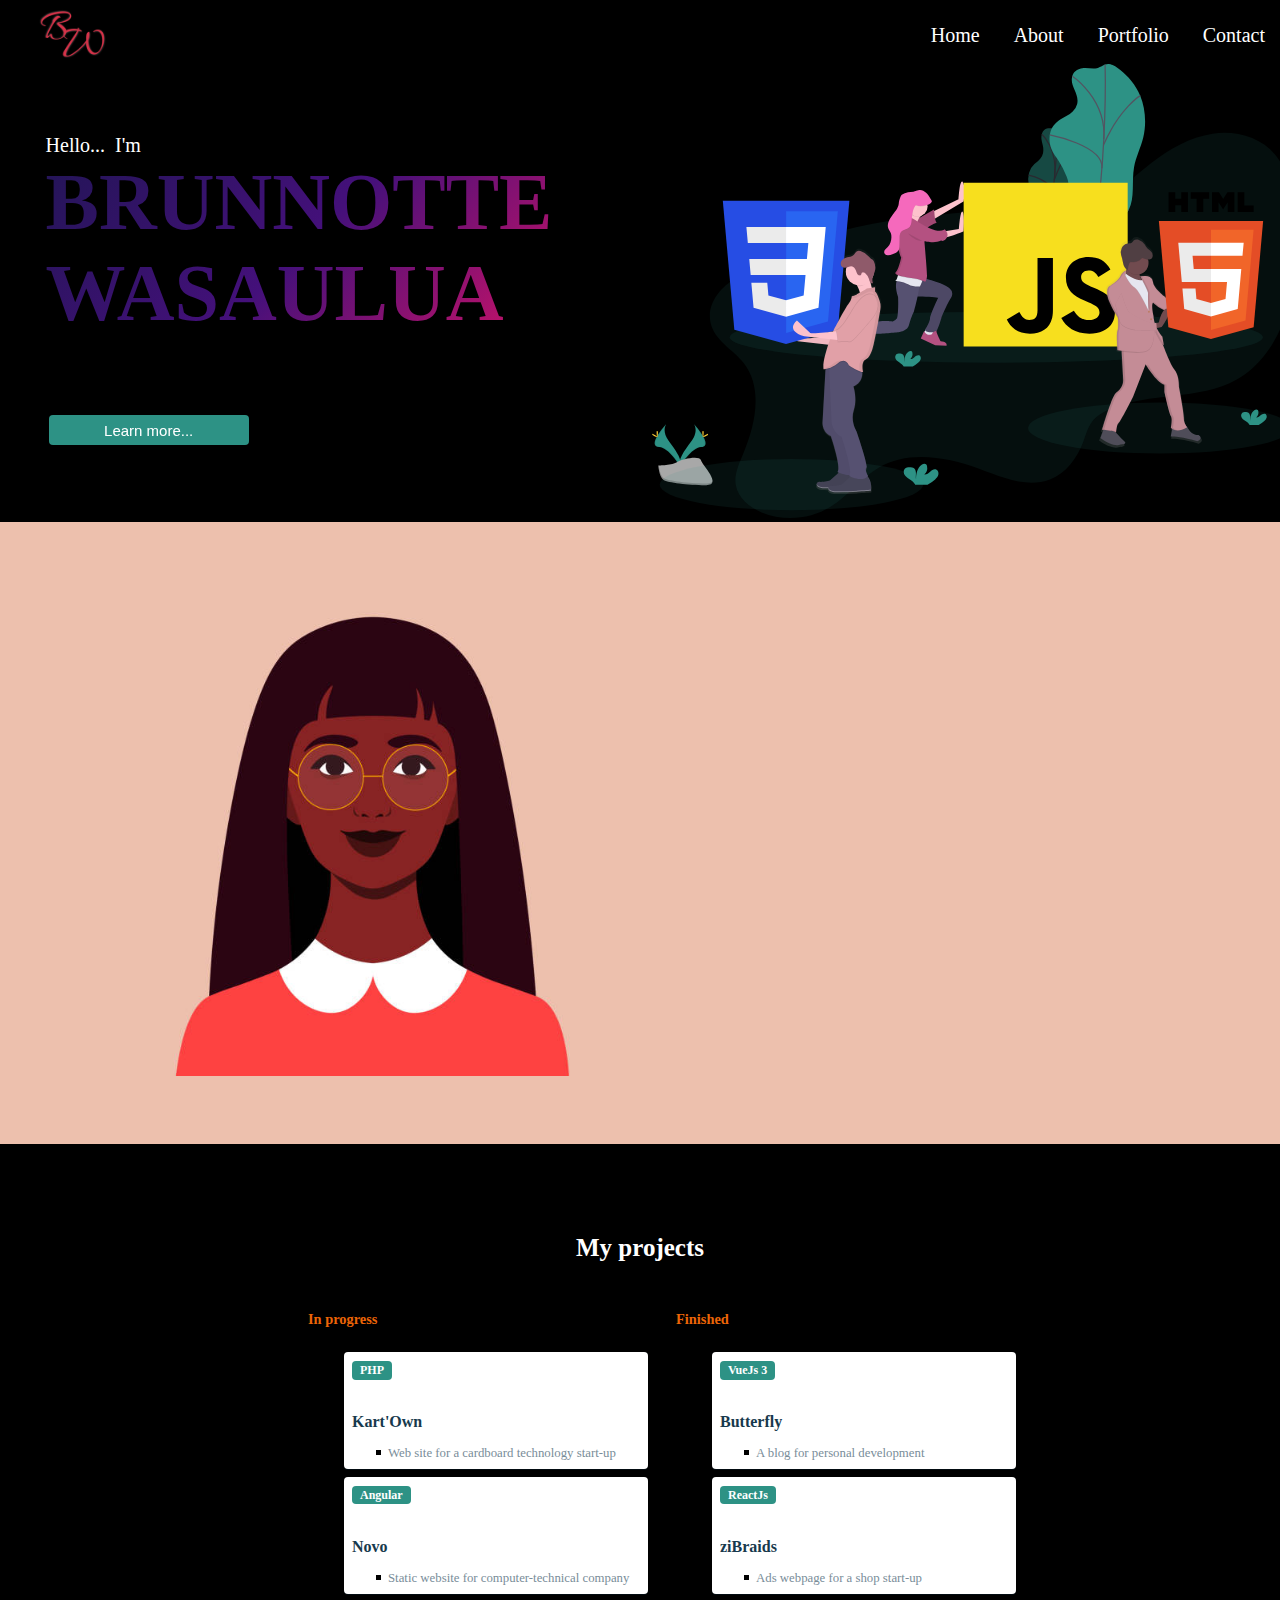
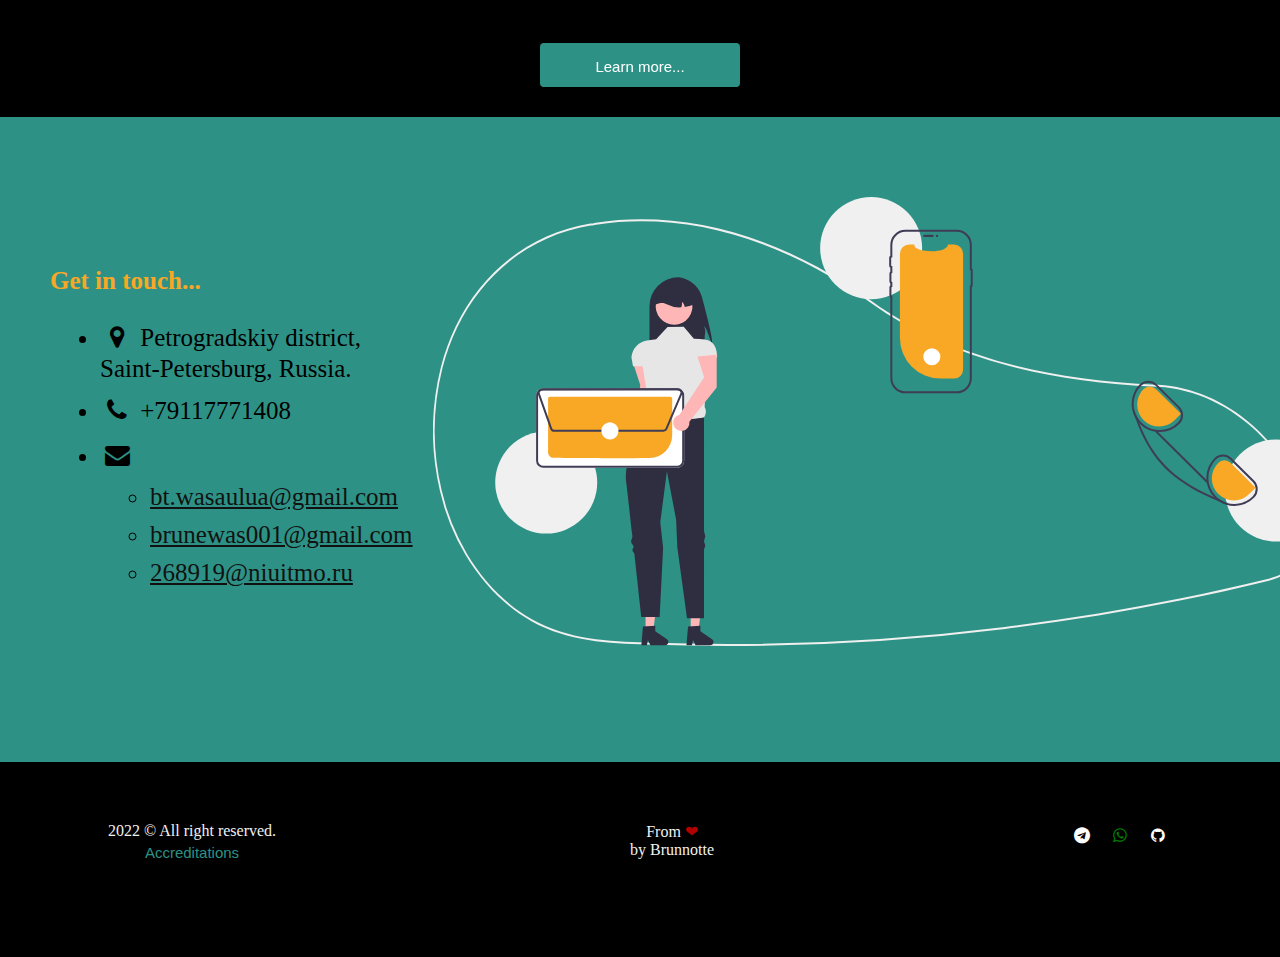
<file: html/index.html>
<!DOCTYPE html>
<html lang="en-US" xmlns="http://www.w3.org/1999/html" xmlns="http://www.w3.org/1999/html">
<head>
    <meta charset="UTF-8">
    <meta name="keywords" content="HTML, CSS, JavaScript">
    <meta name="author" content="Brunnotte Wasaulua ">
    <meta name="viewport" content="width=device-width, initial-scale=1.0">
    <title>Brunnotte | Portfolio</title>
    <link rel="icon" type="image/x-icon" href="/img/favicon.ico">
    <link rel="stylesheet" href="/css/index.css">
    <link rel="stylesheet" href="/css/responsive.css">
    <link rel="stylesheet" href="https://cdnjs.cloudflare.com/ajax/libs/font-awesome/4.7.0/css/font-awesome.min.css">
    <script src="/js/index.js" type="text/javascript"></script>
</head>
<body>

<!--  header -->
<header>
    <nav id="navbar" class=" nav-container">
        <img src="/img/logo.png" alt="logo" class="logo">
        <ul>
            <li><a href="#home">Home</a></li>
            <li><a href="#about-me">About</a></li>
            <li><a href="#projects">Portfolio</a></li>
            <li><a href="#contacts">Contact</a></li>
        </ul>
    </nav>
</header>

<!-- Main menu -->
<!-- 1. Home -->
<div id="home" class="header flex-container ">
    <div class="myName">
        <p>Hello... &nbsp;I'm<br/>
            <strong class="animated">Brunnotte<br/>Wasaulua</strong><br/></p>
        <p></p>
        <button class="see-more">
            <a href="#about-me" style="vertical-align:middle; color: white"><span>Learn more...</span></a>
        </button>
    </div>
    <div class="frontend-img">
        <img src="/img/front.svg" alt="js-htm-css-illustration">
    </div>
</div>

<!-- 2. About me -->
<div id="about-me" class="about-me">
    <div class="flex-container">
        <div class="icons">
            <img src="/img/avatar2.jpg" alt="avatar" class="icon-avatar ">
        </div>

        <div class="about-me__text">
            <p></p>I'm a student in software engineering.<br/>
            I know how to use various technologies,<br/>
            frameworks and programming languages<br/>
            specifically according to the task<br/>
            given to me.
            <p></p>
            Being a diligent, hardworking and result<br/>
            oriented lady, I always work towards<br/>
            achieving best result on each project <br/>
            I lay my hands on.<br/>
            <p>
                <a href="https://brunewas001.wixsite.com/resume-brunnotte" target="_blank">Open my resume
                    <i class="fa fa-envelope-open-o"></i>
                </a>
            </p>
        </div>
    </div>
</div>

<!-- 3. Projects -->
<div id="projects">
    <div class="project-table">
        <div class="title"><strong>My projects</strong></div>
        <section class="wrapper">
            <ul class="column__list">
                <li class="column__item">
                    <div class="column__title--wrapper">
                        <h2>In progress</h2>
                        <i class="fas fa-ellipsis-h"></i>
                    </div>
                    <ul class="card__list">
                        <li class="card__item">
                            <span class="card__tag card__tag--high">PHP</span>
                            <h4 class="card__title">Kart'Own</h4>
                            <ul class="card__actions">
                                <li class="card__actions--wrapper">
                                        <span class="card__actions--text">
                                            Web site for a cardboard technology start-up
                                        </span>
                                </li>
                            </ul>
                        </li>
                        <li class="card__item">
                            <span class="card__tag card__tag--high">Angular</span>
                            <h4 class="card__title">Novo</h4>
                            <ul class="card__actions">
                                <li class="card__actions--wrapper">
                                    <span class="card__actions--text">Static website for computer-technical company</span></li>
                            </ul>
                        </li>
                    </ul>
                    <div class="column__item--cta">
                        <!--<h5>Others...</h5>-->
                    </div>
                </li>
                <li class="column__item">
                    <div class="column__title--wrapper">
                        <h2>Finished</h2>
                        <i class="fas fa-ellipsis-h"></i>
                    </div>
                    <ul class="card__list">
                        <li class="card__item">
                            <span class="card__tag card__tag--high">VueJs 3</span>
                            <h4 class="card__title">Butterfly</h4>
                            <ul class="card__actions">
                                <li class="card__actions--wrapper">
                                        <span class="card__actions--text">
                                            A blog for personal development<br/>
                                         </span>
                                </li>
                            </ul>
                        </li>
                        <li class="card__item">
                            <span class="card__tag card__tag--high">ReactJs</span>
                            <h4 class="card__title">ziBraids</h4>
                            <ul class="card__actions">
                                <li class="card__actions--wrapper">
                                        <span class="card__actions--text">
                                            Ads webpage for a shop start-up
                                         </span>
                                </li>
                            </ul>
                        </li>
                    </ul>
                    <div class="column__item--cta">
                        <!--<h5>Others...</h5>-->
                    </div>
                </li>
            </ul>
        </section>
    </div>
    <div class="see-more">
        <button>
            <a href="https://brunotte-p.tilda.ws/" target="_blank" style="vertical-align:middle; color: white">
                <span>Learn more...</span>
            </a>
        </button>
    </div>
</div>
<!-- 4. Contacts -->
<div id="contacts">
    <div class="contact flex-container">
        <div class="address display__column">
            <div class="street">
                <strong>Get in touch...</strong>
                <ul>
                    <li><i class="fa fa-solid fa-map-marker"></i> Petrogradskiy district,<br/>
                        Saint-Petersburg, Russia.<br/>
                    </li>
                    <li>
                        <i class="fa fa-solid fa-phone"></i> +79117771408
                    </li>
                    <li>
                        <i class="fa fa-solid fa-envelope"></i>
                        <ul>
                            <li>
                                <a href="mailto:bt.wasaulua@gmail.com">bt.wasaulua@gmail.com</a><br/>
                            </li>
                            <li>
                                <a href="mailto:bt.wasaulua@yandex.ru">brunewas001@gmail.com</a><br/>
                            </li>
                            <li>
                                <a href="mailto:268919@niuitmo.ru">268919@niuitmo.ru</a>
                            </li>
                        </ul>
                    </li>
                </ul>
            </div>
        </div>
        <div class="contact-us">
            <img src="/img/contact.svg" alt="contact-us">
        </div>
    </div>
</div>


<!-- Footer -->
<div id="footer" class="flex-container .display__row">
    <div class="copy">
        2022 &copy; All right reserved.<br/>
        <!-- modal -->
        <button id="btn-modal" onclick="open_modal()">
            Accreditations
        </button>
    </div>
    <div class="from">From <span class="heart">&#10084;</span><br/>by Brunnotte</div>
    <div class="social-media">
        <a href="https://t.me/Sabahoth" class="fa fa-telegram"></a>
        <a href="#" class="fa fa-whatsapp"></a>
        <a href="https://github.com/sabahoth01" class="fa fa-github"></a>
    </div>
</div>

<div id="myModal" class="modal">

    <!-- Modal content -->
    <div class="modal-content">
        <span class="close">&times;</span>
        <!-- Modal header -->
        <strong class="modal-header">Accreditations</strong><br/>
        <div>
            <strong>
                <br/>Illustrations and avatars used in this portfolio are copyright free and were downloaded from:
            </strong>
            <ul>
                <li><a href="https://undraw.co/search">undraw</a><br/></li>
                <li><a href='https://www.freepik.com/vectors/'>freepik</a></li>
                <li><a href="https://giphy.com/gifs/Pluralsight-computer-technology-coding-L1R1tvI9svkIWwpVYr">via GIPHY</a></li>
            </ul>
        </div>
    </div>
</div>
</body>
</html>
</file>
<file: css/index.css>
* {
    box-sizing: border-box;

}

body{
    font-family: "Times New Roman", Arial, Helvetica, cursive;
    margin: 0;
    padding: 0;
    background-color: black;
    overflow-x: hidden;
    -ms-overflow-x: hidden;
    animation: fadeInAnimation;
    animation-delay: 2s;
    animation-duration: 5s;
    animation-iteration-count: 1;
    animation-fill-mode: forwards;
}

@keyframes fadeInAnimation {
    0% {
        opacity: 0;
    }
    100% {
        opacity: 1;
    }
}

/* Scroll bar customized */
::-webkit-scrollbar {
    width: 15px;
}

/* Track */
::-webkit-scrollbar-track {
    box-shadow: inset 0 0 5px grey;
    border-radius: 20px;
}

/* Handle */
::-webkit-scrollbar-thumb {
    background: #333232;
    border-radius: 10px;
}

/* Handle on hover */
::-webkit-scrollbar-thumb:hover {
    background: #385a64;
}

p, h3, b {
    color: white;
}

button {
    display: inline-block;
    border-radius: 4px;
    background-color: #2d9285;
    border: none;
    text-align: center;
    font-size: 15px;
    padding: 1%;
    width: 200px;
    transition: all 0.5s;
    cursor: pointer;
}

.flex-container {
    display: flex;
    flex-wrap: nowrap;
    flex-direction: row;
}

/* header*/
#navbar {
    width: 100%;
    margin: 0;
    padding: 0;
    height: 10%;
}

.nav-container {
    background-color: black;
    text-align: center;
    position: fixed;
    top: 0;
}

.nav-container img {
    float: left;
    width: 70px;
    height: 70px;
    margin-left: 3%;
}

.logo {
    float: left;
}

.nav-container ul {
    list-style-type: none;
    padding: 0;
    margin: 0;
    overflow: hidden;
    display: block;
    vertical-align: top;
    float: right;
}

.nav-container li {
    padding: 0;
    margin: 0;
    height: 30px;
    display: inline;
}

.nav-container li a {
    color: white;
    font-size: 20px;
    text-decoration: none;
    line-height: 70px;
    padding: 25px 15px;
}

li a:hover:not(.active) {
    background-color: #1e1e1e;
}

/* Home */
#home {
    padding-top: 5%;
    margin: 0 2% 0 2%;
    color: #f1f1f1;
}

#home p {
    font-size: 20px;
    padding: 0 50px 0 20px;
    margin-top: 70px;
}

#home strong {
    font-size: 80px;

}

.animated {
    text-transform: uppercase;
    background-image: linear-gradient(
            -225deg,
            #231557 0%,
            #44107a 29%,
            #ff1361 67%,
            #fff800 100%
    );
    background-clip: border-box;
    background-size: 200% auto;
    color: #fff;
    text-fill-color: transparent;
    -webkit-background-clip: text;
    -webkit-text-fill-color: transparent;
    animation: textclip 2s linear 3;
    display: inline-block;
}

@keyframes textclip {
    to {
        background-position: 200% center;
    }
}

#home img {
    width: 54vw;
    padding-left: 50px;
}
.frontend-img{
    flex: auto ;
}
.myName{
    flex: auto;
}

#home .frontend-img {
    float: right;
    position: relative;
    animation-name: frontend-img;
    animation-duration: 4s;
}

@keyframes frontend-img {
    0%   { left:0; top:0;}
    50%  { left:200px; top:0;}
    100% { left:0; top:0;}
}

#home button {
    margin: 1% 0 0 4%;
}

button span {
    cursor: pointer;
    display: inline-block;
    position: relative;
    transition: 0.5s;
}

button span:after {
    content: '\00bb';
    position: absolute;
    opacity: 0;
    top: 0;
    right: -20px;
    transition: 0.5s;
}

button:hover span {
    padding-right: 25px;
}

button:hover span:after {
    opacity: 1;
    right: 0;
}

#about-me {
    background-color: #edc0ad;
}

/* About me */

.icons{
    flex: 40%;
    margin-left: 10%;
    padding: 5% 0;
}

#about-me img {
    width: 85%;
}

.about-me__text{
    flex: 40%;
    padding: 12% 3% 0 0;
    position: relative;
    transform: translateY(150px);
    opacity: 0;
    transition: 1s all ease;
    font-size: 23px;
    font-family: monospace;
    align-content: center;
}

.about-me__text.active{
    transform: translateY(0);
    opacity: 1;
}

#about-me a{
    text-decoration: none;
    color: #2b0512;
    background-color: black;
    padding: 10px;
    border-radius: 5px;
}

#about-me a:hover{
    color: #f8a21a;
}

/* Projects */
#projects {
    background-color: black;
    height: auto;
}

#projects .see-more{
    text-align: center;
    margin-bottom: 30px;
}

.title{
    margin: 2% 45%;
    padding-top: 5%;
    font-size: 25px;
    color: #ffffff;
}

.wrapper {
    margin: 2% 20%;
}

/* column styles */

.column__list {
    display: grid;
    grid-template-columns: repeat(auto-fill, minmax(260px, 1fr));
    grid-gap: .5rem;
    align-items: start;
}

.column__item {
    border-radius: .2rem;
    background-color: transparent;
    padding: .5rem;
}

.column__title--wrapper {
    display: grid;
    grid-template-columns: repeat(2, 1fr);
    padding: .25rem;
    align-items: center;
}

.column__title--wrapper h2 {
    color: #ec6507;
    font-weight: 700;
    font-size: .9rem;
}

.column__title--wrapper i {
    text-align: right;
    color: #798d99;
}

.column__item--cta {
    padding: .25rem;
    display: flex;
    color: #798d99;
}

.column__item--cta i {
    margin-right: .25rem;
}

/* card styles */

.card__list {
    display: grid;
    grid-template-rows: auto;
    grid-gap: .5rem;
    margin: .5rem 0;
}

.card__item {
    background-color: white;
    border-radius: .25rem;
    box-shadow: 0 1px 0 rgba(9,45,66,.25);
    padding: .5rem;
}

.card__tag {
    font-size: .75rem;
    padding: .1rem .5rem;
    border-radius: .25rem;
    font-weight: 700;
    color: white;
    margin-bottom: .75rem;
    display: inline-block;
}

/* sticker colors */

.card__tag--high {
    background-color: #2d9285;
}


.card__title {
    color: #17394d;
    margin-bottom: .75rem;
}

/* card actions */

.card__actions {
    display: flex;
    align-items: center;
}

.card__actions--wrapper i {
    color: #798d99;
    margin-right: .5rem;
}

.card__actions--text {
    color: #798d99;
    font-size: .8rem;
    margin-left: -.25rem;
    margin-right: .5rem;
}



/* Contact */
#contacts {
    background-color: #2d9285;
    margin: 0 auto;
    height: auto;
    padding: 50px;
    color: black;
}

#contacts .display__column {
    display: flex;
    flex-direction: column;
    margin: 100px 0;
}

#contacts img{
    padding-top: 30px;
}

#contacts li {
    margin: 10px;
}

#contacts a {
    color: #111111;
}

#contacts a:hover {
    background-color: #07e4ec;
    color: darkblue;
}

#contacts strong {
    font-size: 25px;
    padding-top: 35px;
    color: #f8a726;
}

.address {
    flex: 60%;
}
.contact-us{
    flex: 40%;
}

.street {
    font-size: 25px;
}

/* Footer */
#footer {
    background-color: rgba(0, 0, 0, 0.97);
    color: #f1f1f1;
    margin: 30px 0;
    height: 15vh;
    padding: 30px 0;
    text-align: center;
}

/* The Modal (background) */
.modal {
    display: none; /* Hidden by default */
    position: fixed; /* Stay in place */
    z-index: 1; /* Sit on top */
    padding-top: 100px; /* Location of the box */
    left: 0;
    top: 0;
    width: 100%; /* Full width */
    height: 100%; /* Full height */
    overflow: auto; /* Enable scroll if needed */
    background-color: rgb(0,0,0); /* Fallback color */
    background-color: rgba(0,0,0,0.4); /* Black w/ opacity */
    font-size: 23px;
    color: black;
}

/* Modal Content */
.modal-content {
    background-color: #fefefe;
    margin: auto;
    padding: 20px;
    border: 1px solid #888;
    width: 80%;
    color: black;
}

/* The Close Button */
.close {
    color: #aaaaaa;
    float: right;
    font-size: 28px;
    font-weight: bold;
}

.close:hover,
.close:focus {
    color: #000;
    text-decoration: none;
    cursor: pointer;
}


#footer button {
    background: black;
    border: none;
    cursor: pointer;
}

.close:hover,
.close:focus {
    color: #000;
    text-decoration: none;
    cursor: pointer;
}

.copy {
    flex: 30%;
}

.copy button{
    text-decoration: none;
    color: #2d9285;
}

.copy button:hover {
    color: white;
}

.from {
    flex: 45%;
}

.social-media {
    flex: 25%;
}

.heart {
    color: #b30000;
}

.fa {
    font-size: 30px;
    width: 30px;
    text-align: center;
    text-decoration: none;
    margin: 5px 2px;
}


.fa:hover {
    opacity: 0.7;
}

.fa-github, .fa-telegram {
    color: white;
}

.fa-whatsapp {
    color: green;

}
</file>
<file: css/responsive.css>
@media only screen and (max-width: 700px) {

    * {
        box-sizing: border-box;

    }

    body{
        font-family: "Times New Roman", Arial, Helvetica, cursive;
        margin: 0;
        padding: 0;
        background-color: black;
        overflow-x: hidden;
        -ms-overflow-x: hidden;
        animation: fadeInAnimation;
        animation-delay: 2s;
        animation-duration: 5s;
        animation-iteration-count: 1;
        animation-fill-mode: forwards;
    }

    @keyframes fadeInAnimation {
        0% {
            opacity: 0;
        }
        100% {
            opacity: 1;
        }
    }

    /* Scroll bar customized */
    ::-webkit-scrollbar {
        width: 15px;
    }

    /* Track */
    ::-webkit-scrollbar-track {
        box-shadow: inset 0 0 5px grey;
        border-radius: 20px;
    }

    /* Handle */
    ::-webkit-scrollbar-thumb {
        background: #333232;
        border-radius: 10px;
    }

    /* Handle on hover */
    ::-webkit-scrollbar-thumb:hover {
        background: #385a64;
    }

    p, h3, b {
        color: white;
    }

    button {
        display: inline-block;
        border-radius: 4px;
        background-color: #2d9285;
        border: none;
        text-align: center;
        font-size: 15px;
        padding: 1%;
        width: 200px;
        transition: all 0.5s;
        cursor: pointer;
    }

    .flex-container {
        display: flex;
        flex-wrap: wrap;
        flex-direction: column-reverse;
    }

    /* header*/
    #navbar {
        width: 100%;
        margin: 0;
        padding: 0;
        height: 13%;
    }

    .nav-container {
        background-color: black;
        text-align: center;
        position: fixed;
        top: 0;
    }

    .nav-container img {
        float: left;
        width: 30px;
        height: 30px;
        margin-left: 3%;
    }

    .logo {
        float: left;
    }

    .nav-container ul {
        list-style-type: none;
        padding: 0;
        margin: 0 2% 0 0;
        overflow: hidden;
        display: block;
        vertical-align: top;
        float: right;

    }

    .nav-container li {
        padding: 0;
        margin: 0;
        height: 30px;
        display: inline;
    }

    .nav-container li a {
        color: white;
        font-size: 12px;
        text-decoration: none;
        line-height: 30px;
        padding: 15px 5px;
    }

    li a:hover:not(.active) {
        background-color: #1e1e1e;
    }

    /* Home */
    #home {
        padding-top: 5%;
        margin: 0 2% 0 2%;
        color: #f1f1f1;
    }

    #home p {
        font-size: 15px;
        padding: 0 50px 0 20px;
        margin-top: 70px;
    }

    #home strong {
        font-size: 4em;

    }

    .animated {
        text-transform: uppercase;
        background-image: linear-gradient(
                -225deg,
                #231557 0%,
                #44107a 29%,
                #ff1361 67%,
                #fff800 100%
        );
        background-clip: border-box;
        background-size: 200% auto;
        color: #fff;
        text-fill-color: transparent;
        -webkit-background-clip: text;
        -webkit-text-fill-color: transparent;
        animation: textclip 2s linear 3;
        display: inline-block;
    }

    @keyframes textclip {
        to {
            background-position: 200% center;
        }
    }

    #home img {
        width: 100%;
    }
    .frontend-img{
        flex: auto ;
    }
    .myName{
        flex: auto;
    }

    #home .frontend-img {
        padding-top: 3%;
        position: relative;
        animation-name: frontend-img;
        animation-duration: 4s;
    }

    @keyframes frontend-img {
        0%   { left:0; top:0;}
        50%  { left:200px; top:0;}
        100% { left:0; top:0;}
    }

    #home button {
        margin: 1% 30% 6% 30%;
    }

    button span {
        cursor: pointer;
        display: inline-block;
        position: relative;
        transition: 0.5s;
    }

    button span:after {
        content: '\00bb';
        position: absolute;
        opacity: 0;
        top: 0;
        right: -20px;
        transition: 0.5s;
    }

    button:hover span {
        padding-right: 25px;
    }

    button:hover span:after {
        opacity: 1;
        right: 0;
    }

    #about-me {
        background-color: #edc0ad;
    }

    /* About me */

    .icons{
        padding: 3% 0;
    }

    #about-me img {
        width: 60%;
        margin: 0 4%;
    }

    .about-me__text{
        padding: 5% 2% 1% 5%;
        position: relative;
        transform: translateY(150px);
        opacity: 0;
        transition: 1s all ease;
        font-size: 16px;
        font-family: monospace;
        align-content: center;
    }

    .about-me__text.active{
        transform: translateY(0);
        opacity: 1;
    }

    #about-me a{
        text-decoration: none;
        color: #2b0512;
        background-color: black;
        padding: 10px;
        border-radius: 5px;
        margin: 5% 30% ;
    }

    #about-me a:hover{
        color: #f8a21a;
    }

    /* Projects */
    #projects {
        background-color: black;
        height: auto;
    }

    #projects .see-more{
        text-align: center;
        margin: 0 5% 4% 23%;
    }

    .title{
        margin: 2% 45%;
        padding-top: 5%;
        font-size: 1.5em;
        color: #ffffff;
        width: 100%;
    }

    .wrapper {
        margin: 2% 20%;
    }

    /* column styles */

    .column__list {
        display: grid;
        grid-template-columns: repeat(auto-fill, minmax(260px, 1fr));
        grid-gap: .5rem;
        align-items: start;
    }

    .column__item {
        border-radius: .2rem;
        background-color: transparent;
        padding: .5rem;
    }

    .column__title--wrapper {
        display: grid;
        grid-template-columns: repeat(2, 1fr);
        padding: .25rem;
        align-items: center;
    }

    .column__title--wrapper h2 {
        color: #ec6507;
        font-weight: 700;
        font-size: .9rem;
    }

    .column__title--wrapper i {
        text-align: right;
        color: #798d99;
    }

    .column__item--cta {
        padding: .25rem;
        display: flex;
        color: #798d99;
    }

    .column__item--cta i {
        margin-right: .25rem;
    }

    /* card styles */

    .card__list {
        display: grid;
        grid-template-rows: auto;
        grid-gap: .5rem;
        margin: .5rem 0;
    }

    .card__item {
        background-color: white;
        border-radius: .25rem;
        box-shadow: 0 1px 0 rgba(9,45,66,.25);
        padding: .5rem;
    }

    .card__tag {
        font-size: .75rem;
        padding: .1rem .5rem;
        border-radius: .25rem;
        font-weight: 700;
        color: white;
        margin-bottom: .75rem;
        display: inline-block;
    }

    /* sticker colors */

    .card__tag--high {
        background-color: #2d9285;
    }


    .card__title {
        color: #17394d;
        margin-bottom: .75rem;
    }

    /* card actions */

    .card__actions {
        display: flex;
        align-items: center;
    }

    .card__actions--wrapper i {
        color: #798d99;
        margin-right: .5rem;
    }

    .card__actions--text {
        color: #798d99;
        font-size: .8rem;
        margin-left: -.25rem;
        margin-right: .5rem;
    }



    /* Contact */
    #contacts {
        background-color: #2d9285;
        margin: 0 auto;
        height: auto;
        padding: 50px;
        color: black;
    }

    #contacts .display__column {
        display: flex;
        flex-direction: column;
        margin: 100px 0;
    }

    #contacts img{
        padding-top: 30px;
    }

    #contacts li {
        margin: 10px;
    }

    #contacts a {
        color: #111111;
    }

    #contacts a:hover {
        background-color: #07e4ec;
        color: darkblue;
    }

    #contacts strong {
        font-size: 2em;
        padding-top: 35px;
        color: #f8a726;
    }

    .street {
        font-size: 1.5em;
    }

    /* Footer */
    #footer {
        background-color: rgba(0, 0, 0, 0.97);
        color: #f1f1f1;
        margin: 30px 0;
        height: 20vh;
        padding: 30px 0;
        text-align: center;
    }

    /* The Modal (background) */
    .modal {
        display: none; /* Hidden by default */
        position: fixed; /* Stay in place */
        z-index: 1; /* Sit on top */
        padding-top: 100px; /* Location of the box */
        left: 0;
        top: 0;
        width: 100%; /* Full width */
        height: 100%; /* Full height */
        overflow: auto; /* Enable scroll if needed */
        background-color: rgb(0,0,0); /* Fallback color */
        background-color: rgba(0,0,0,0.4); /* Black w/ opacity */
        font-size: 1em;
        color: black;
    }

    /* Modal Content */
    .modal-content {
        background-color: #fefefe;
        margin: auto;
        padding: 20px;
        border: 1px solid #888;
        width: 80%;
        color: black;
    }

    /* The Close Button */
    .close {
        color: #aaaaaa;
        float: right;
        font-size: 1.5em;
        font-weight: bold;
    }

    .close:hover,
    .close:focus {
        color: #000;
        text-decoration: none;
        cursor: pointer;
    }


    #footer button {
        background: black;
        border: none;
        cursor: pointer;
    }

    .close:hover,
    .close:focus {
        color: #000;
        text-decoration: none;
        cursor: pointer;
    }

    .copy button{
        text-decoration: none;
        color: #2d9285;
    }

    .copy button:hover {
        color: white;
    }

    .heart {
        color: #b30000;
    }

    .fa {
        font-size: 10px;
        width: 10px;
        text-align: center;
        text-decoration: none;
        margin: 3px 1px;
    }

    .fa:hover {
        opacity: 0.7;
    }

    .fa-github, .fa-telegram {
        color: white;
    }

    .fa-whatsapp {
        color: green;

    }

}

@media only screen and (min-width: 710px) and (max-width: 960px) {

    * {
        box-sizing: border-box;

    }

    body{
        font-family: "Times New Roman", Arial, Helvetica, cursive;
        margin: 0;
        padding: 0;
        background-color: black;
        overflow-x: hidden;
        -ms-overflow-x: hidden;
        animation: fadeInAnimation;
        animation-delay: 2s;
        animation-duration: 5s;
        animation-iteration-count: 1;
        animation-fill-mode: forwards;
    }

    @keyframes fadeInAnimation {
        0% {
            opacity: 0;
        }
        100% {
            opacity: 1;
        }
    }

    /* Scroll bar customized */
    ::-webkit-scrollbar {
        width: 15px;
    }

    /* Track */
    ::-webkit-scrollbar-track {
        box-shadow: inset 0 0 5px grey;
        border-radius: 20px;
    }

    /* Handle */
    ::-webkit-scrollbar-thumb {
        background: #333232;
        border-radius: 10px;
    }

    /* Handle on hover */
    ::-webkit-scrollbar-thumb:hover {
        background: #385a64;
    }

    p, h3, b {
        color: white;
    }

    button {
        display: inline-block;
        border-radius: 4px;
        background-color: #2d9285;
        border: none;
        text-align: center;
        font-size: 18px;
        padding: 1%;
        width: 200px;
        transition: all 0.5s;
        cursor: pointer;
    }

    .flex-container {
        display: flex;
        flex-wrap: wrap;
        flex-direction: row;
    }

    /* header*/
    #navbar {
        width: 100%;
        margin: 0;
        padding: 0;
        height: 13%;
    }

    .nav-container {
        background-color: black;
        text-align: center;
        position: fixed;
        top: 0;
    }

    .nav-container img {
        float: left;
        width: 30px;
        height: 30px;
        margin-left: 3%;
    }

    .logo {
        float: left;
    }

    .nav-container ul {
        list-style-type: none;
        padding: 0;
        margin: 0 2% 0 0;
        overflow: hidden;
        display: block;
        vertical-align: top;
        float: right;

    }

    .nav-container li {
        padding: 0;
        margin: 0;
        height: 30px;
        display: inline;
    }

    .nav-container li a {
        color: white;
        font-size: 16px;
        text-decoration: none;
        line-height: 30px;
        padding: 15px 5px;
    }

    li a:hover:not(.active) {
        background-color: #1e1e1e;
    }

    /* Home */
    #home {
        padding-top: 5%;
        margin: 0 2% 0 2%;
        color: #f1f1f1;
    }

    #home p {
        font-size: 15px;
        padding: 0 50px 0 20px;
        margin-top: 70px;
    }

    #home strong {
        font-size: 4em;

    }

    .animated {
        text-transform: uppercase;
        background-image: linear-gradient(
                -225deg,
                #231557 0%,
                #44107a 29%,
                #ff1361 67%,
                #fff800 100%
        );
        background-clip: border-box;
        background-size: 200% auto;
        color: #fff;
        text-fill-color: transparent;
        -webkit-background-clip: text;
        -webkit-text-fill-color: transparent;
        animation: textclip 2s linear 3;
        display: inline-block;
    }

    @keyframes textclip {
        to {
            background-position: 200% center;
        }
    }

    #home img {
        width: 100%;
    }
    .frontend-img{
        flex: auto ;
    }
    .myName{
        flex: auto;
    }

    #home .frontend-img {
        padding-top: 3%;
        position: relative;
        animation-name: frontend-img;
        animation-duration: 4s;
    }

    @keyframes frontend-img {
        0%   { left:0; top:0;}
        50%  { left:200px; top:0;}
        100% { left:0; top:0;}
    }

    #home button {
        margin: 1% 30% 11% 30%;
    }

    button span {
        cursor: pointer;
        display: inline-block;
        position: relative;
        transition: 0.5s;
    }

    button span:after {
        content: '\00bb';
        position: absolute;
        opacity: 0;
        top: 0;
        right: -20px;
        transition: 0.5s;
    }

    button:hover span {
        padding-right: 25px;
    }

    button:hover span:after {
        opacity: 1;
        right: 0;
    }

    #about-me {
        background-color: #edc0ad;
    }

    /* About me */

    .icons{
        padding: 3% 0;
    }

    #about-me img {
        width: 75%;
        margin: 0 4%;
    }

    .about-me__text{
        padding: 5% 2% 1% 5%;
        position: relative;
        transform: translateY(150px);
        opacity: 0;
        transition: 1s all ease;
        font-size: 16px;
        font-family: monospace;
        align-content: center;
    }

    .about-me__text.active{
        transform: translateY(0);
        opacity: 1;
    }

    #about-me a{
        text-decoration: none;
        color: #2b0512;
        background-color: black;
        padding: 10px;
        border-radius: 5px;
        margin: 5% 30% ;
    }

    #about-me a:hover{
        color: #f8a21a;
    }

    /* Projects */
    #projects {
        background-color: black;
        height: auto;
    }

    #projects .see-more{
        text-align: center;
        margin: 0 5% 4% 23%;
    }

    .title{
        margin: 2% 45%;
        padding-top: 5%;
        font-size: 1.5em;
        color: #ffffff;
        width: 100%;
    }

    .wrapper {
        margin: 2% 20%;
    }

    /* column styles */

    .column__list {
        display: grid;
        grid-template-columns: repeat(auto-fill, minmax(260px, 1fr));
        grid-gap: .5rem;
        align-items: start;
    }

    .column__item {
        border-radius: .2rem;
        background-color: transparent;
        padding: .5rem;
    }

    .column__title--wrapper {
        display: grid;
        grid-template-columns: repeat(2, 1fr);
        padding: .25rem;
        align-items: center;
    }

    .column__title--wrapper h2 {
        color: #ec6507;
        font-weight: 700;
        font-size: .9rem;
    }

    .column__title--wrapper i {
        text-align: right;
        color: #798d99;
    }

    .column__item--cta {
        padding: .25rem;
        display: flex;
        color: #798d99;
    }

    .column__item--cta i {
        margin-right: .25rem;
    }

    /* card styles */

    .card__list {
        display: grid;
        grid-template-rows: auto;
        grid-gap: .5rem;
        margin: .5rem 0;
    }

    .card__item {
        background-color: white;
        border-radius: .25rem;
        box-shadow: 0 1px 0 rgba(9,45,66,.25);
        padding: .5rem;
    }

    .card__tag {
        font-size: .75rem;
        padding: .1rem .5rem;
        border-radius: .25rem;
        font-weight: 700;
        color: white;
        margin-bottom: .75rem;
        display: inline-block;
    }

    /* sticker colors */

    .card__tag--high {
        background-color: #2d9285;
    }


    .card__title {
        color: #17394d;
        margin-bottom: .75rem;
    }

    /* card actions */

    .card__actions {
        display: flex;
        align-items: center;
    }

    .card__actions--wrapper i {
        color: #798d99;
        margin-right: .5rem;
    }

    .card__actions--text {
        color: #798d99;
        font-size: .8rem;
        margin-left: -.25rem;
        margin-right: .5rem;
    }



    /* Contact */
    #contacts {
        background-color: #2d9285;
        margin: 0 auto;
        height: auto;
        padding: 50px;
        color: black;
    }

    #contacts .display__column {
        display: flex;
        flex-direction: column;
        margin: 100px 0;
    }

    #contacts img{
        padding-top: 30px;
    }

    #contacts li {
        margin: 10px;
    }

    #contacts a {
        color: #111111;
    }

    #contacts a:hover {
        background-color: #07e4ec;
        color: darkblue;
    }

    #contacts strong {
        font-size: 2em;
        padding-top: 35px;
        color: #f8a726;
    }

    .street {
        font-size: 1.5em;
    }

    /* Footer */
    #footer {
        background-color: rgba(0, 0, 0, 0.97);
        color: #f1f1f1;
        margin: 30px 0;
        height: 20vh;
        padding: 30px 0;
        text-align: center;
    }

    /* The Modal (background) */
    .modal {
        display: none; /* Hidden by default */
        position: fixed; /* Stay in place */
        z-index: 1; /* Sit on top */
        padding-top: 100px; /* Location of the box */
        left: 0;
        top: 0;
        width: 100%; /* Full width */
        height: 100%; /* Full height */
        overflow: auto; /* Enable scroll if needed */
        background-color: rgb(0,0,0); /* Fallback color */
        background-color: rgba(0,0,0,0.4); /* Black w/ opacity */
        font-size: 1em;
        color: black;
    }

    /* Modal Content */
    .modal-content {
        background-color: #fefefe;
        margin: auto;
        padding: 20px;
        border: 1px solid #888;
        width: 80%;
        color: black;
    }

    /* The Close Button */
    .close {
        color: #aaaaaa;
        float: right;
        font-size: 1.5em;
        font-weight: bold;
    }

    .close:hover,
    .close:focus {
        color: #000;
        text-decoration: none;
        cursor: pointer;
    }


    #footer button {
        background: black;
        border: none;
        cursor: pointer;
    }

    .close:hover,
    .close:focus {
        color: #000;
        text-decoration: none;
        cursor: pointer;
    }

    .copy button{
        text-decoration: none;
        color: #2d9285;
    }

    .copy button:hover {
        color: white;
    }

    .heart {
        color: #b30000;
    }

    .fa {
        font-size: 10px;
        width: 10px;
        text-align: center;
        text-decoration: none;
        margin: 3px 1px;
    }

    .fa:hover {
        opacity: 0.7;
    }

    .fa-github, .fa-telegram {
        color: white;
    }

    .fa-whatsapp {
        color: green;

    }

}
</file>
